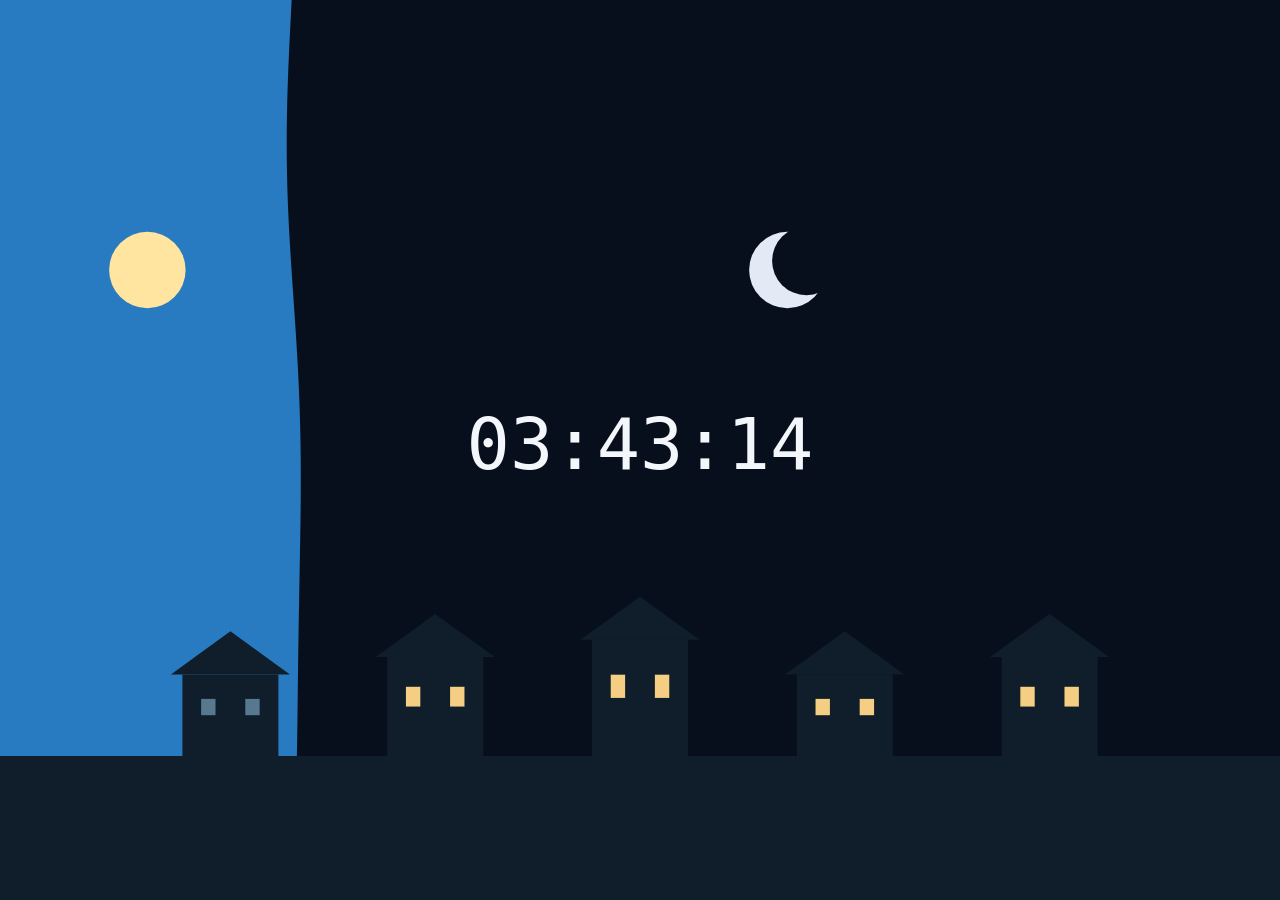
<file: week6_due_oct15/index.html>
<!DOCTYPE html>
<html lang="en">
  <head>
    <meta charset="utf-8" />
    <meta name="viewport" content="width=device-width, initial-scale=1.0">

    <title>Sketch</title>

    <link rel="stylesheet" type="text/css" href="style.css">

    <script src="libraries/p5.min.js"></script>
    <script src="libraries/p5.sound.min.js"></script>
  </head>

  <body>
    <script src="sketch.js"></script>
  </body>
</html>
</file>
<file: week6_due_oct15/style.css>
html, body {
  margin: 0;
  padding: 0;
}

canvas {
  display: block;
}
</file>
